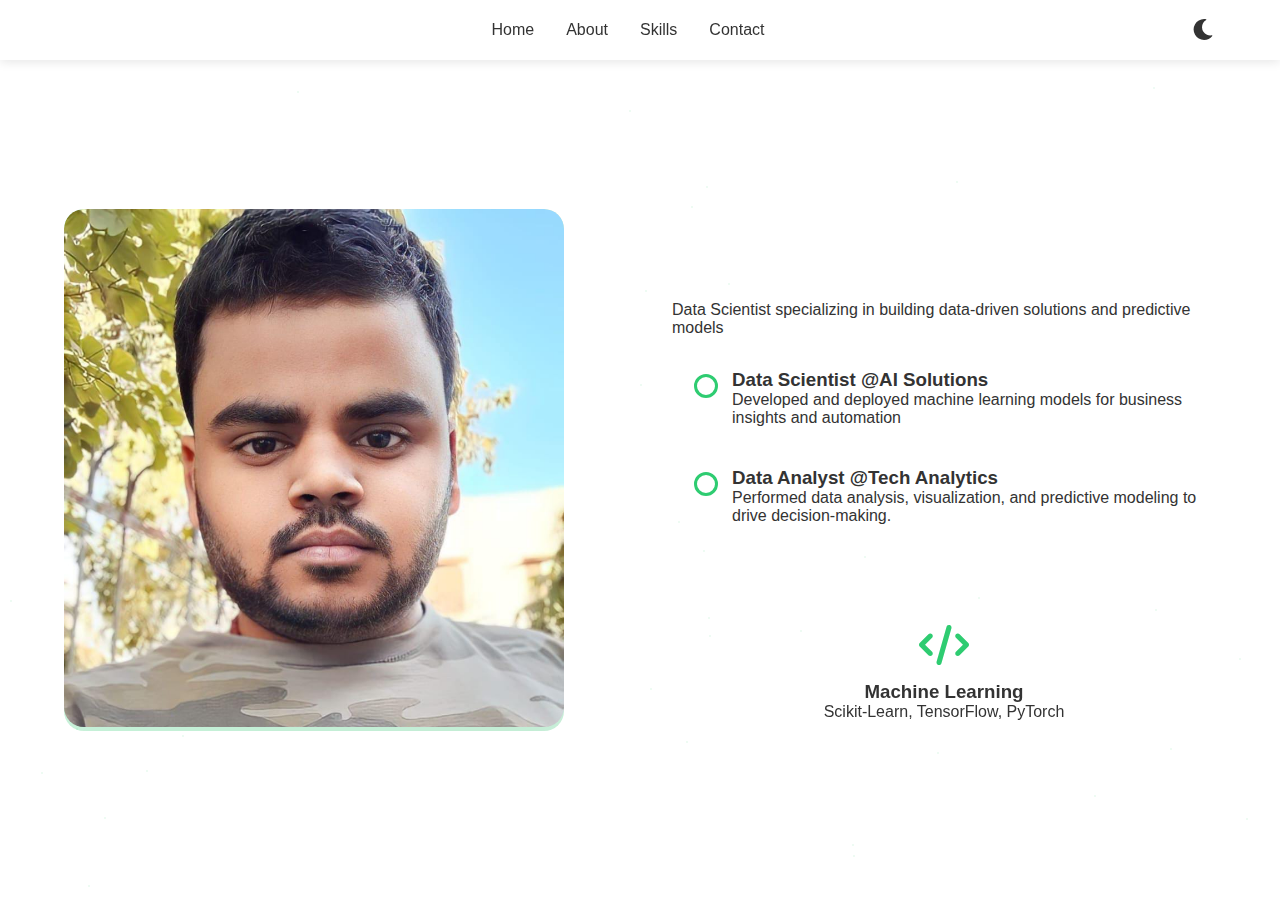
<file: index.html>
<!DOCTYPE html>
<html lang="en">
<head>
    <meta charset="UTF-8">
    <meta name="viewport" content="width=device-width, initial-scale=1.0">
    <title>About Me | Ashish Dubey</title>
    <link rel="stylesheet" href="https://cdnjs.cloudflare.com/ajax/libs/font-awesome/6.0.0/css/all.min.css">
    <style>
        :root {
            --primary-color: #2ecc71;
            --secondary-color: #27ae60;
            --bg-color: #ffffff;
            --text-color: #333333;
            --easing: cubic-bezier(0.4, 0, 0.2, 1);
            --animation-duration: 0.6s;
        }

        .dark-mode {
            --bg-color: #1a1a1a;
            --text-color: #ffffff;
        }

        * {
            margin: 0;
            padding: 0;
            box-sizing: border-box;
            scroll-behavior: smooth;
        }

        body {
            font-family: 'Segoe UI', sans-serif;
            background-color: var(--bg-color);
            color: var(--text-color);
            transition: background-color 0.4s var(--easing);
            overflow-x: hidden;
        }

        /* Header Styles */
        .header {
            position: fixed;
            width: 100%;
            padding: 1rem 5%;
            background: rgba(var(--bg-color), 0.95);
            z-index: 1000;
            box-shadow: 0 2px 10px rgba(0,0,0,0.1);
            backdrop-filter: blur(10px);
        }

        .nav {
            display: flex;
            justify-content: space-between;
            align-items: center;
        }

        .nav-links {
            display: flex;
            gap: 2rem;
            list-style: none;
        }

        .nav-link {
            text-decoration: none;
            color: var(--text-color);
            font-weight: 500;
            transition: color 0.3s var(--easing);
            position: relative;
        }

        .nav-link::after {
            content: '';
            position: absolute;
            bottom: -5px;
            left: 0;
            width: 0;
            height: 2px;
            background: var(--primary-color);
            transition: width 0.3s var(--easing);
        }

        .nav-link:hover::after {
            width: 100%;
        }

        /* About Section Styles */
        .about-section {
            padding: 120px 5% 80px;
            min-height: 100vh;
            display: flex;
            align-items: center;
            position: relative;
            overflow: hidden;
        }

        .about-container {
            max-width: 1200px;
            margin: 0 auto;
            display: grid;
            grid-template-columns: 1fr 1fr;
            gap: 4rem;
            align-items: center;
        }

        .about-image {
            position: relative;
            max-width: 500px;
            border-radius: 20px;
            overflow: hidden;
            transform: translateY(0);
            animation: float 6s var(--easing) infinite;
        }

        @keyframes float {
            0%, 100% { transform: translateY(0); }
            50% { transform: translateY(-30px); }
        }

        .about-image img {
            width: 100%;
            height: auto;
            border-radius: 20px;
            position: relative;
            z-index: 1;
        }

        .about-image::after {
            content: '';
            position: absolute;
            width: 120%;
            height: 120%;
            top: -10%;
            left: -10%;
            background: linear-gradient(45deg, 
                var(--primary-color), 
                var(--secondary-color));
            z-index: 0;
            border-radius: 30px;
            filter: blur(40px);
            opacity: 0.3;
            animation: pulse 4s infinite;
        }

        @keyframes pulse {
            0%, 100% { opacity: 0.2; }
            50% { opacity: 0.4; }
        }

        .about-content {
            position: relative;
            z-index: 1;
        }

        .section-title {
            font-size: 3.5rem;
            margin-bottom: 2rem;
            position: relative;
            overflow: hidden;
        }

        .section-title span {
            display: inline-block;
            transform: translateY(100%);
            opacity: 0;
            animation: slideUp 0.6s var(--easing) forwards;
        }

        @keyframes slideUp {
            to {
                transform: translateY(0);
                opacity: 1;
            }
        }

        .section-title::after {
            content: '';
            display: block;
            width: 60px;
            height: 4px;
            background: var(--primary-color);
            margin: 1rem 0;
            transform: scaleX(0);
            transform-origin: left;
            animation: growLine 1s var(--easing) forwards;
            animation-delay: 0.8s;
        }

        @keyframes growLine {
            to { transform: scaleX(1); }
        }

        .timeline {
            position: relative;
            padding-left: 30px;
            margin-top: 2rem;
        }

        .timeline::before {
            content: '';
            position: absolute;
            left: 6px;
            top: 10px;
            height: 90%;
            width: 2px;
            background: var(--primary-color);
            transform: scaleY(0);
            transform-origin: top;
            animation: drawLine 1s var(--easing) forwards;
            animation-delay: 1s;
        }

        @keyframes drawLine {
            to { transform: scaleY(1); }
        }

        .timeline-item {
            position: relative;
            margin-bottom: 2.5rem;
            padding-left: 30px;
            opacity: 0;
            transform: translateX(-50px);
            transition: all 0.6s var(--easing);
        }

        .timeline-item.visible {
            opacity: 1;
            transform: translateX(0);
        }

        .timeline-item::before {
            content: '';
            position: absolute;
            left: -8px;
            top: 5px;
            width: 18px;
            height: 18px;
            background: var(--bg-color);
            border: 3px solid var(--primary-color);
            border-radius: 50%;
            animation: pulse 2s infinite;
        }

        .timeline-date {
            display: block;
            color: var(--primary-color);
            font-weight: 600;
            margin-bottom: 0.5rem;
        }

        .skills-grid {
            display: grid;
            grid-template-columns: repeat(auto-fit, minmax(200px, 1fr));
            gap: 2rem;
            margin-top: 3rem;
        }

        .skill-card {
            perspective: 1000px;
            position: relative;
            min-height: 200px;
        }

        .skill-card-inner {
            position: relative;
            width: 100%;
            height: 100%;
            transition: transform 0.6s;
            transform-style: preserve-3d;
            border-radius: 15px;
            overflow: hidden;
        }

        .skill-card:hover .skill-card-inner {
            transform: rotateY(180deg);
        }

        .skill-card-front,
        .skill-card-back {
            position: absolute;
            width: 100%;
            height: 100%;
            backface-visibility: hidden;
            padding: 2rem;
            display: flex;
            flex-direction: column;
            align-items: center;
            justify-content: center;
        }

        .skill-card-front {
            background: rgba(var(--primary-color), 0.1);
        }

        .skill-card-back {
            background: var(--primary-color);
            color: white;
            transform: rotateY(180deg);
        }

        .skill-icon {
            font-size: 2.5rem;
            color: var(--primary-color);
            margin-bottom: 1rem;
            transition: transform 0.3s var(--easing);
        }

        .skill-card:hover .skill-icon {
            transform: scale(1.2);
        }

        /* Responsive Design */
        @media (max-width: 768px) {
            .about-container {
                grid-template-columns: 1fr;
                text-align: center;
            }

            .section-title {
                font-size: 2.5rem;
            }

            .timeline {
                padding-left: 0;
            }

            .timeline::before {
                display: none;
            }

            .timeline-item {
                padding-left: 0;
                text-align: left;
            }

            .timeline-item::before {
                display: none;
            }
        }

        /* Dark Mode Toggle */
        .theme-toggle {
            background: none;
            border: none;
            cursor: pointer;
            font-size: 1.5rem;
            color: var(--text-color);
            transition: transform 0.3s var(--easing);
        }

        .theme-toggle:hover {
            transform: rotate(180deg);
        }

        /* Particle Background */
        .particles {
            position: absolute;
            width: 100%;
            height: 100%;
            top: 0;
            left: 0;
            z-index: -1;
            opacity: 0.1;
        }
    </style>
</head>
<body>
    <header class="header">
        <nav class="nav">
            <h1 class="logo"></h1>
            <ul class="nav-links">
                <li><a href="index.html" class="nav-link">Home</a></li>
                <li><a href="about.html" class="nav-link active">About</a></li>
                <li><a href="skill.html" class="nav-link">Skills</a></li>
                <li><a href="contact.html" class="nav-link">Contact</a></li>
            </ul>
            <button class="theme-toggle" id="theme-toggle">
                <i class="fas fa-moon"></i>
            </button>
        </nav>
    </header>

    <main>
        <section class="about-section">
            <div class="particles"></div>
            
            <div class="about-container">
                <div class="about-image">
                    <img src="pho.jpg" alt="About Me" loading="lazy">
                </div>
                
                <div class="about-content">
                    <h2 class="section-title">
                        <span>A</span><span>b</span><span>o</span><span>u</span><span>t</span> 
                        <span>M</span><span>e</span>
                    </h2>
                    
                    <p class="about-text">
                        Data Scientist specializing in building data-driven solutions and predictive models
                    </p>

                    <div class="timeline">
                        <div class="timeline-item">
                            <span class="timeline-date"></span>
                            <h3>Data Scientist @AI Solutions</h3>
                            <p>Developed and deployed machine learning models for business insights and automation</p>
                        </div>
                        <div class="timeline-item">
                            <span class="timeline-date"></span>
                            <h3>Data Analyst @Tech Analytics</h3>
                            <p>Performed data analysis, visualization, and predictive modeling to drive decision-making.</p>
                        </div>
                    </div>

                    <div class="skills-grid">
                        <div class="skill-card">
                            <div class="skill-card-inner">
                                <div class="skill-card-front">
                                    <i class="fas fa-code skill-icon"></i>
                                    <h3>Machine Learning</h3>
                                    <p>Scikit-Learn, TensorFlow, PyTorch</p>
                                </div>
                                <div class="skill-card-back">
                                    <h3>Proficiency</h3>
                                    <div class="skill-progress">
                                        <div class="progress-bar" style="width: 90%"></div>
                                    </div>
                                    <p>3+ month experience</p>
                                </div>
                            </div>
                        </div>
                        
                        <!-- Add more skill cards -->
                    </div>
                </div>
            </div>
        </section>
    </main>

    <script>
        // Dark Mode Toggle
        const themeToggle = document.getElementById('theme-toggle');
        document.body.classList.toggle('dark-mode', localStorage.getItem('darkMode') === 'enabled');

        themeToggle.addEventListener('click', () => {
            document.body.classList.toggle('dark-mode');
            localStorage.setItem('darkMode', 
                document.body.classList.contains('dark-mode') ? 'enabled' : 'disabled');
            themeToggle.querySelector('i').classList.toggle('fa-sun');
        });

        // Intersection Observer for animations
        const observer = new IntersectionObserver((entries) => {
            entries.forEach(entry => {
                if (entry.isIntersecting) {
                    entry.target.classList.add('visible');
                }
            });
        }, { threshold: 0.15 });

        document.querySelectorAll('.timeline-item, .skill-card').forEach(el => {
            observer.observe(el);
        });

        // Random particles animation
        function createParticles() {
            const particles = document.querySelector('.particles');
            for (let i = 0; i < 50; i++) {
                const particle = document.createElement('div');
                particle.style.cssText = `
                    position: absolute;
                    width: 2px;
                    height: 2px;
                    background: var(--primary-color);
                    border-radius: 50%;
                    left: ${Math.random() * 100}%;
                    top: ${Math.random() * 100}%;
                    animation: particle ${5 + Math.random() * 5}s linear infinite;
                `;
                particles.appendChild(particle);
            }
        }

        // Initialize animations
        document.addEventListener('DOMContentLoaded', () => {
            createParticles();
            
            // Stagger timeline animations
            document.querySelectorAll('.timeline-item').forEach((item, index) => {
                item.style.transitionDelay = `${index * 0.2}s`;
            });

            // 3D card hover effect
            document.querySelectorAll('.skill-card').forEach(card => {
                card.addEventListener('mousemove', (e) => {
                    const rect = card.getBoundingClientRect();
                    const x = e.clientX - rect.left;
                    const y = e.clientY - rect.top;
                    card.style.transform = `
                        rotate3d(
                            ${(y - rect.height/2) / 15}, 
                            ${-(x - rect.width/2) / 15}, 
                            0, 
                            10deg
                        )
                    `;
                });

                card.addEventListener('mouseleave', () => {
                    card.style.transform = 'rotate3d(0, 0, 0, 0)';
                });
            });
        });
    </script>
</body>
</html>
</file>
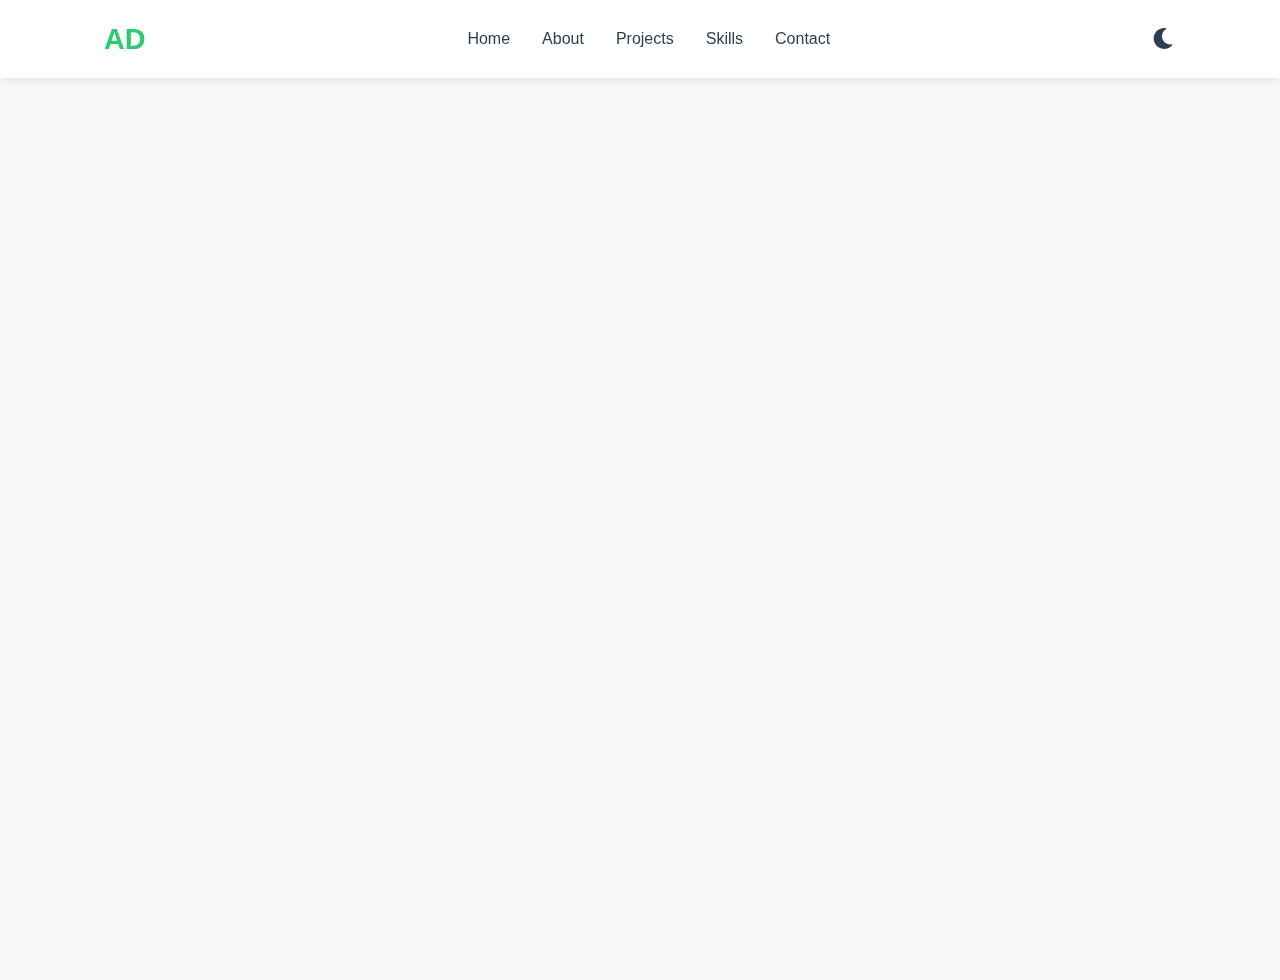
<file: about.html>
<!DOCTYPE html>
<html lang="en">
<head>
    <meta charset="UTF-8">
    <meta name="viewport" content="width=device-width, initial-scale=1.0">
    <title>Ashish Dubey - Portfolio</title>
    <link rel="stylesheet" href="https://cdnjs.cloudflare.com/ajax/libs/font-awesome/6.0.0/css/all.min.css">
    <style>
        :root {
            --primary-color: #2ecc71;
            --secondary-color: #27ae60;
            --background-light: #f8f9fa;
            --text-dark: #2c3e50;
            --text-light: #ecf0f1;
            --dark-bg: #1a1a1a;
            --transition: all 0.3s ease;
        }

        * {
            margin: 0;
            padding: 0;
            box-sizing: border-box;
        }

        body {
            font-family: 'Segoe UI', sans-serif;
            background-color: var(--background-light);
            color: var(--text-dark);
            transition: var(--transition);
            line-height: 1.6;
        }

        body.dark-mode {
            background-color: var(--dark-bg);
            color: var(--text-light);
        }

        /* Header Styles */
        .header {
            position: fixed;
            width: 100%;
            top: 0;
            z-index: 1000;
            background: rgba(255, 255, 255, 0.95);
            box-shadow: 0 2px 10px rgba(0,0,0,0.1);
        }

        .dark-mode .header {
            background: rgba(26, 26, 26, 0.95);
        }

        .nav {
            display: flex;
            justify-content: space-between;
            align-items: center;
            padding: 1rem 5%;
            max-width: 1200px;
            margin: 0 auto;
        }

        .logo {
            font-size: 1.8rem;
            font-weight: 700;
            color: var(--primary-color);
        }

        .nav-links {
            display: flex;
            gap: 2rem;
            list-style: none;
        }

        .nav-link {
            text-decoration: none;
            color: inherit;
            font-weight: 500;
            transition: var(--transition);
            position: relative;
        }

        .nav-link:hover {
            color: var(--primary-color);
        }

        .nav-link::after {
            content: '';
            position: absolute;
            bottom: -5px;
            left: 0;
            width: 0;
            height: 2px;
            background: var(--primary-color);
            transition: var(--transition);
        }

        .nav-link:hover::after {
            width: 100%;
        }

        /* Hero Section */
        .hero {
            display: flex;
            justify-content: space-between;
            align-items: center;
            min-height: 100vh;
            padding: 0 5%;
            margin-top: 80px;
        }

        .hero-content {
            max-width: 600px;
            opacity: 0;
            transform: translateX(-50px);
            animation: slideInLeft 0.8s forwards;
            animation-delay: 0.3s;
        }

        .profile-img {
            width: 400px;
            height: 400px;
            border-radius: 50%;
            object-fit: cover;
            box-shadow: 0 10px 30px rgba(0,0,0,0.2);
            opacity: 0;
            transform: translateX(50px);
            animation: slideInRight 0.8s forwards;
            animation-delay: 0.3s;
        }

        .hero-title {
            font-size: 3.5rem;
            margin-bottom: 1rem;
            color: var(--primary-color);
        }

        .hero-subtitle {
            font-size: 1.5rem;
            margin-bottom: 1.5rem;
            color: var(--text-dark);
        }

        .dark-mode .hero-subtitle {
            color: var(--text-light);
        }

        /* Sections Common Styles */
        section {
            padding: 5rem 5%;
            min-height: 100vh;
            display: flex;
            align-items: center;
        }

        .section-title {
            font-size: 2.5rem;
            margin-bottom: 3rem;
            color: var(--primary-color);
            text-align: center;
        }

        /* Projects Section */
        .projects-grid {
            display: grid;
            grid-template-columns: repeat(auto-fit, minmax(300px, 1fr));
            gap: 2rem;
            width: 100%;
        }

        .project-card {
            background: white;
            border-radius: 10px;
            padding: 1.5rem;
            box-shadow: 0 5px 15px rgba(0,0,0,0.1);
            transition: var(--transition);
            opacity: 0;
            transform: translateY(50px);
        }

        .dark-mode .project-card {
            background: #2a2a2a;
        }

        .project-card.visible {
            opacity: 1;
            transform: translateY(0);
        }

        .project-card:hover {
            transform: translateY(-5px);
            box-shadow: 0 10px 20px rgba(0,0,0,0.2);
        }

        .project-image {
            width: 100%;
            height: 200px;
            border-radius: 8px;
            object-fit: cover;
            margin-bottom: 1rem;
        }

        /* Skills Section */
        .skills-container {
            display: grid;
            grid-template-columns: repeat(auto-fit, minmax(250px, 1fr));
            gap: 2rem;
            width: 100%;
        }

        .skill-item {
            background: white;
            padding: 1.5rem;
            border-radius: 10px;
            box-shadow: 0 5px 15px rgba(0,0,0,0.1);
            opacity: 0;
            transform: translateY(50px);
        }

        .dark-mode .skill-item {
            background: #2a2a2a;
        }

        .skill-item.visible {
            opacity: 1;
            transform: translateY(0);
        }

        .skill-bar {
            height: 8px;
            background: #eee;
            border-radius: 4px;
            margin-top: 1rem;
            overflow: hidden;
        }

        .skill-progress {
            height: 100%;
            background: var(--primary-color);
            width: 0;
            transition: width 1s ease;
        }

        /* Contact Section */
        .contact-form {
            max-width: 600px;
            margin: 0 auto;
            width: 100%;
        }

        .form-group {
            margin-bottom: 1.5rem;
        }

        input, textarea {
            width: 100%;
            padding: 0.8rem;
            border: 2px solid #ddd;
            border-radius: 8px;
            font-size: 1rem;
            transition: var(--transition);
        }

        input:focus, textarea:focus {
            border-color: var(--primary-color);
            outline: none;
        }

        .submit-btn {
            background: var(--primary-color);
            color: white;
            padding: 1rem 2rem;
            border: none;
            border-radius: 8px;
            font-size: 1rem;
            cursor: pointer;
            transition: var(--transition);
        }

        .submit-btn:hover {
            background: var(--secondary-color);
        }

        /* Animations */
        @keyframes slideInLeft {
            from {
                opacity: 0;
                transform: translateX(-50px);
            }
            to {
                opacity: 1;
                transform: translateX(0);
            }
        }

        @keyframes slideInRight {
            from {
                opacity: 0;
                transform: translateX(50px);
            }
            to {
                opacity: 1;
                transform: translateX(0);
            }
        }

        .slide-up {
            opacity: 0;
            transform: translateY(50px);
            transition: opacity 0.6s ease, transform 0.6s ease;
        }

        .slide-up.visible {
            opacity: 1;
            transform: translateY(0);
        }

        /* Theme Toggle */
        .theme-toggle {
            background: none;
            border: none;
            cursor: pointer;
            font-size: 1.5rem;
            color: inherit;
            transition: var(--transition);
        }

        /* Responsive Design */
        @media (max-width: 768px) {
            .hero {
                flex-direction: column;
                text-align: center;
                padding-top: 100px;
            }

            .profile-img {
                width: 250px;
                height: 250px;
                margin-top: 2rem;
            }

            .nav-links {
                display: none;
            }

            .hamburger {
                display: block;
            }

            .section-title {
                font-size: 2rem;
            }
        }
    </style>
</head>
<body>
    <header class="header">
        <nav class="nav">
            <h1 class="logo">AD</h1>
            <ul class="nav-links">
                <li><a href="index.html" class="nav-link">Home</a></li>
                <li><a href="about.html" class="nav-link">About</a></li>
                <li><a href="#projects" class="nav-link">Projects</a></li>
                <li><a href="skill.html" class="nav-link">Skills</a></li>
                <li><a href="contact.html" class="nav-link">Contact</a></li>
            </ul>
            <button class="theme-toggle" id="theme-toggle">
                <i class="fas fa-moon"></i>
            </button>
        </nav>
    </header>

    <section id="home" class="hero">
        <div class="hero-content">
            <h1 class="hero-title">Hi, I'm Ashish Dubey</h1>
            <p class="hero-subtitle">Data Scientist</p>
            <p class="hero-bio">Passionate about uncovering insights from data and building AI-powered solutions</p>
        </div>
        <img src="pho.jpg" alt="John Doe" class="profile-img">
    </section>

    <script>
        // Dark Mode Toggle
        const themeToggle = document.getElementById('theme-toggle');
        const body = document.body;

        themeToggle.addEventListener('click', () => {
            body.classList.toggle('dark-mode');
            themeToggle.querySelector('i').classList.toggle('fa-sun');
        });

        // Smooth Scroll
        document.querySelectorAll('a[href^="#"]').forEach(anchor => {
            anchor.addEventListener('click', function (e) {
                e.preventDefault();
                document.querySelector(this.getAttribute('href')).scrollIntoView({
                    behavior: 'smooth'
                });
            });
        });

        // Intersection Observer for Scroll Animations
        const observer = new IntersectionObserver((entries) => {
            entries.forEach(entry => {
                if (entry.isIntersecting) {
                    entry.target.classList.add('visible');
                    if (entry.target.querySelector('.skill-progress')) {
                        const progress = entry.target.querySelector('.skill-progress');
                        progress.style.width = progress.dataset.progress;
                    }
                }
            });
        }, { threshold: 0.1 });

        document.querySelectorAll('.slide-up').forEach(el => observer.observe(el));

        // Form Submission
        const form = document.querySelector('.contact-form');
        form.addEventListener('submit', (e) => {
            e.preventDefault();
            alert('Thank you for your message! I will respond shortly.');
            form.reset();
        });

        // Mobile Menu Toggle
        const hamburger = document.createElement('div');
        hamburger.className = 'hamburger';
        hamburger.innerHTML = '<i class="fas fa-bars"></i>';
        document.querySelector('.nav').appendChild(hamburger);

        hamburger.addEventListener('click', () => {
            document.querySelector('.nav-links').classList.toggle('active');
        });
    </script>
</body>
</html>
</file>
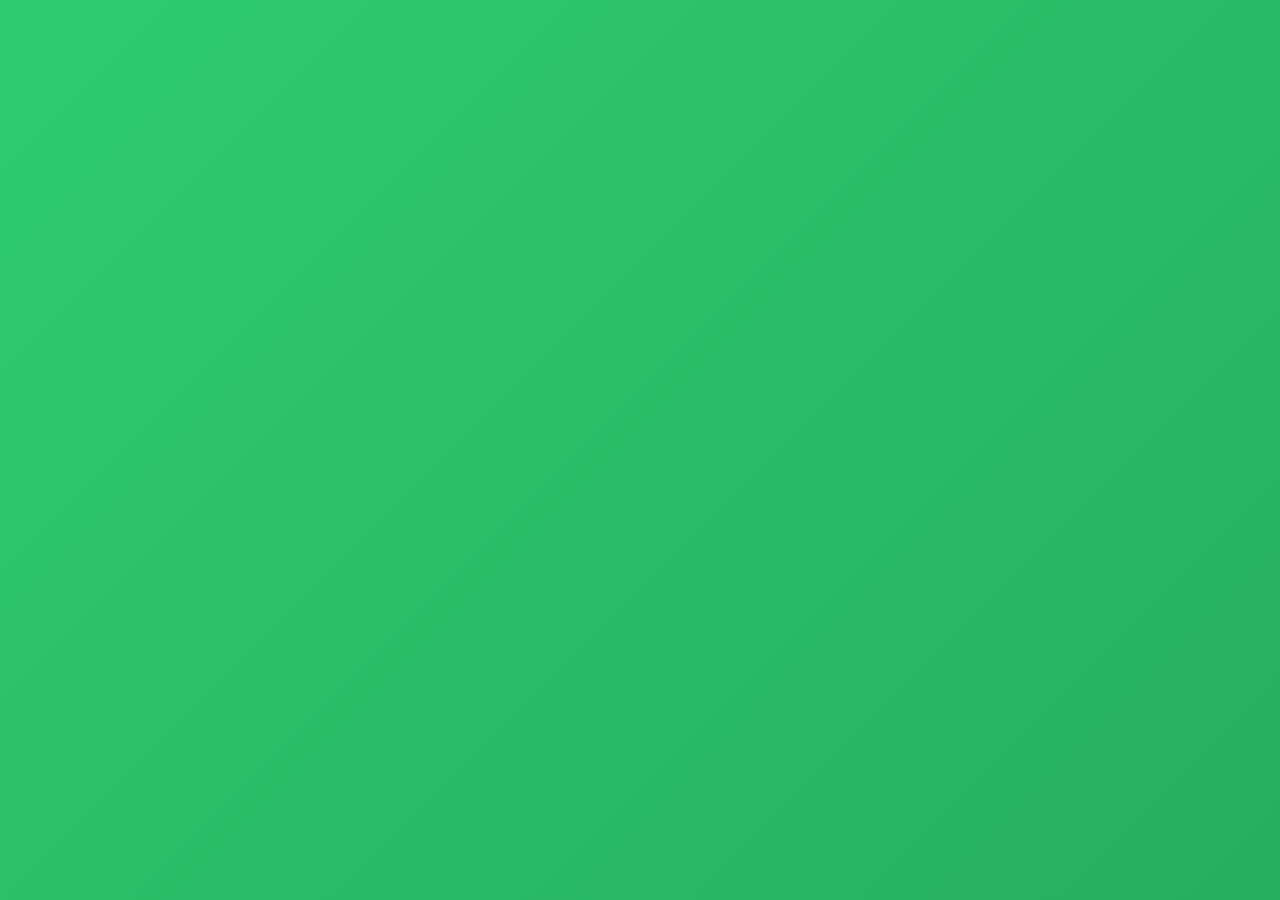
<file: contact.html>
<!DOCTYPE html>
<html lang="en">
<head>
    <meta charset="UTF-8">
    <meta name="viewport" content="width=device-width, initial-scale=1.0">
    <title>Contact Form</title>
    <link rel="stylesheet" href="https://cdnjs.cloudflare.com/ajax/libs/font-awesome/6.0.0/css/all.min.css">
    <style>
        :root {
            --primary-color: #2ecc71;
            --secondary-color: #27ae60;
            --background-light: #f8f9fa;
            --text-dark: #2c3e50;
            --text-light: #ecf0f1;
            --dark-bg: #1a1a1a;
            --transition: all 0.3s cubic-bezier(0.4, 0, 0.2, 1);
        }

        * {
            margin: 0;
            padding: 0;
            box-sizing: border-box;
        }

        body {
            font-family: 'Segoe UI', sans-serif;
            background: linear-gradient(135deg, var(--primary-color), var(--secondary-color));
            min-height: 100vh;
            display: flex;
            justify-content: center;
            align-items: center;
            padding: 2rem;
        }

        .contact-container {
            background: rgba(255, 255, 255, 0.95);
            padding: 2.5rem;
            border-radius: 20px;
            box-shadow: 0 10px 30px rgba(0,0,0,0.1);
            width: 100%;
            max-width: 600px;
            transform: translateY(50px);
            opacity: 0;
            animation: slideUp 0.8s forwards;
            position: relative;
            overflow: hidden;
        }

        @keyframes slideUp {
            to {
                opacity: 1;
                transform: translateY(0);
            }
        }

        .contact-container::before {
            content: '';
            position: absolute;
            top: -50%;
            left: -50%;
            width: 200%;
            height: 200%;
            background: linear-gradient(45deg, transparent, rgba(255,255,255,0.1), transparent);
            transform: rotate(45deg);
            animation: shine 4s infinite;
        }

        @keyframes shine {
            0% { transform: rotate(45deg) translateX(-200%); }
            100% { transform: rotate(45deg) translateX(200%); }
        }

        .form-title {
            text-align: center;
            margin-bottom: 2rem;
            color: var(--text-dark);
            position: relative;
        }

        .form-title::after {
            content: '';
            position: absolute;
            bottom: -10px;
            left: 50%;
            transform: translateX(-50%);
            width: 60px;
            height: 3px;
            background: var(--primary-color);
        }

        .contact-form {
            display: flex;
            flex-direction: column;
            gap: 1.5rem;
        }

        .form-group {
            position: relative;
        }

        .form-input {
            width: 100%;
            padding: 1rem;
            border: 2px solid #eee;
            border-radius: 8px;
            font-size: 1rem;
            transition: var(--transition);
            background: rgba(255,255,255,0.9);
        }

        .form-input:focus {
            border-color: var(--primary-color);
            outline: none;
            box-shadow: 0 0 10px rgba(46, 204, 113, 0.2);
        }

        .form-label {
            position: absolute;
            left: 1rem;
            top: 1rem;
            padding: 0 0.5rem;
            background: white;
            color: #666;
            pointer-events: none;
            transition: var(--transition);
        }

        .form-input:focus ~ .form-label,
        .form-input:not(:placeholder-shown) ~ .form-label {
            top: -0.6rem;
            font-size: 0.8rem;
            color: var(--primary-color);
        }

        .submit-btn {
            background: var(--primary-color);
            color: white;
            padding: 1rem 2rem;
            border: none;
            border-radius: 8px;
            font-size: 1rem;
            cursor: pointer;
            transition: var(--transition);
            position: relative;
            overflow: hidden;
        }

        .submit-btn:hover {
            background: var(--secondary-color);
            transform: translateY(-2px);
            box-shadow: 0 5px 15px rgba(0,0,0,0.2);
        }

        .submit-btn:active {
            transform: translateY(0);
        }

        .loading {
            display: none;
            position: absolute;
            top: 50%;
            left: 50%;
            transform: translate(-50%, -50%);
        }

        .success-message {
            display: none;
            text-align: center;
            color: var(--primary-color);
            font-weight: bold;
            animation: fadeIn 0.5s;
        }

        @keyframes fadeIn {
            from { opacity: 0; }
            to { opacity: 1; }
        }

        @media (max-width: 768px) {
            .contact-container {
                padding: 1.5rem;
            }
        }
    </style>
</head>
<body>
    <div class="contact-container">
        <h2 class="form-title">Get in Touch</h2>
        <form class="contact-form" action="https://formspree.io/f/mblgrgqb" method="POST" id="contactForm">
            <div class="form-group">
                <input type="text" class="form-input" name="name" placeholder=" " required>
                <label class="form-label">Full Name</label>
            </div>
            
            <div class="form-group">
                <input type="email" class="form-input" name="email" placeholder=" " required>
                <label class="form-label">Email Address</label>
            </div>
            
            <div class="form-group">
                <input type="tel" class="form-input" name="phone" placeholder=" ">
                <label class="form-label">Phone Number (optional)</label>
            </div>
            
            <div class="form-group">
                <textarea class="form-input" name="message" rows="5" placeholder=" " required></textarea>
                <label class="form-label">Your Message</label>
            </div>

            <input type="hidden" name="_next" value="https://yourwebsite.com/thank-you.html">
            <input type="hidden" name="_subject" value="New Contact Form Submission">
            
            <button type="submit" class="submit-btn">
                <span class="btn-text">Send Message</span>
                <div class="loading">
                    <i class="fas fa-spinner fa-spin"></i>
                </div>
            </button>
            
            <div class="success-message">
                Message sent successfully! Redirecting...
            </div>
        </form>
    </div>

    <script>
        // Form Submission Handling
        const form = document.getElementById('contactForm');
        const submitBtn = form.querySelector('.submit-btn');
        const loading = form.querySelector('.loading');
        const successMessage = form.querySelector('.success-message');

        form.addEventListener('submit', async (e) => {
            e.preventDefault();
            
            // Show loading state
            submitBtn.disabled = true;
            loading.style.display = 'block';
            submitBtn.querySelector('.btn-text').style.opacity = '0';

            try {
                const response = await fetch(form.action, {
                    method: 'POST',
                    body: new FormData(form),
                    headers: {
                        'Accept': 'application/json'
                    }
                });

                if (response.ok) {
                    // Show success message
                    successMessage.style.display = 'block';
                    form.reset();
                    
                    // Redirect after 2 seconds
                    setTimeout(() => {
                        window.location.href = 'cv.html'; // Redirect to home
                    }, 2000);
                } else {
                    alert('There was a problem submitting the form. Please try again.');
                }
            } catch (error) {
                alert('There was a network error. Please check your connection.');
            } finally {
                // Reset button state
                submitBtn.disabled = false;
                loading.style.display = 'none';
                submitBtn.querySelector('.btn-text').style.opacity = '1';
            }
        });

        // Input animations
        document.querySelectorAll('.form-input').forEach(input => {
            input.addEventListener('focus', () => {
                input.parentElement.style.transform = 'scale(1.02)';
            });
            
            input.addEventListener('blur', () => {
                input.parentElement.style.transform = 'scale(1)';
            });
        });
    </script>
</body>
</html>
</file>
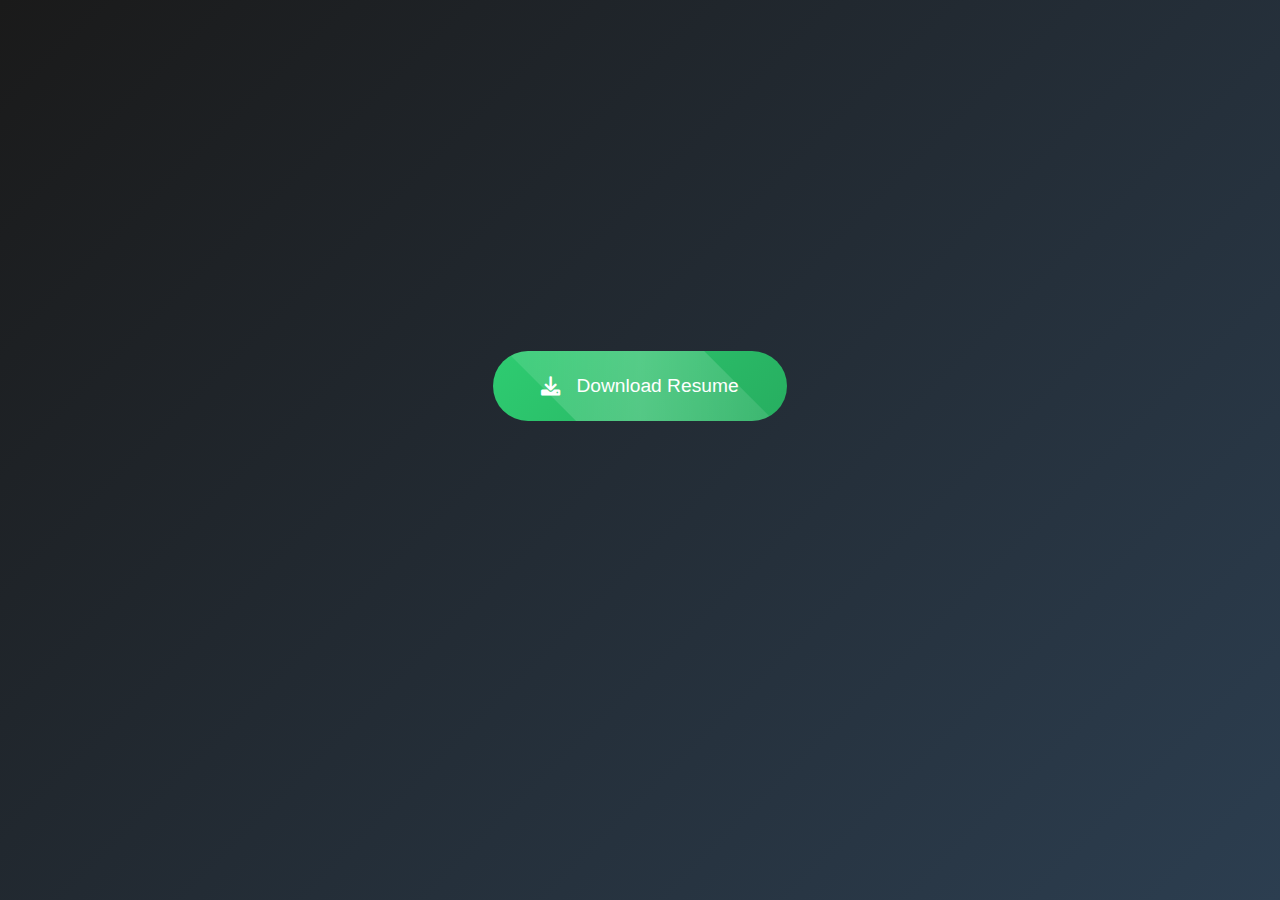
<file: cv.html>
<!DOCTYPE html>
<html lang="en">
<head>
    <meta charset="UTF-8">
    <meta name="viewport" content="width=device-width, initial-scale=1.0">
    <title>Animated Resume Download</title>
    <link rel="stylesheet" href="https://cdnjs.cloudflare.com/ajax/libs/font-awesome/6.0.0/css/all.min.css">
    <style>
        :root {
            --primary-color: #2ecc71;
            --secondary-color: #27ae60;
            --accent-color: #e74c3c;
            --text-dark: #2c3e50;
            --text-light: #ecf0f1;
            --transition: all 0.4s cubic-bezier(0.25, 0.46, 0.45, 0.94);
        }

        * {
            margin: 0;
            padding: 0;
            box-sizing: border-box;
        }

        body {
            font-family: 'Segoe UI', sans-serif;
            background: linear-gradient(135deg, #1a1a1a, #2c3e50);
            min-height: 100vh;
            display: flex;
            flex-direction: column;
            align-items: center;
            justify-content: center;
            overflow-x: hidden;
            color: var(--text-light);
        }

        /* Floating Animation */
        @keyframes float {
            0%, 100% { transform: translateY(0); }
            50% { transform: translateY(-20px); }
        }

        .download-wrapper {
            position: relative;
            margin: 2rem 0;
            animation: float 4s ease-in-out infinite;
        }

        /* Neon Glow Effect */
        @keyframes neonPulse {
            0%, 100% { filter: drop-shadow(0 0 5px var(--primary-color)); }
            50% { filter: drop-shadow(0 0 20px var(--primary-color)); }
        }

        .download-btn {
            background: linear-gradient(135deg, var(--primary-color), var(--secondary-color));
            color: white;
            padding: 1.5rem 3rem;
            border: none;
            border-radius: 50px;
            font-size: 1.2rem;
            cursor: pointer;
            transition: var(--transition);
            display: flex;
            align-items: center;
            gap: 1rem;
            position: relative;
            overflow: hidden;
            animation: neonPulse 2s infinite;
        }

        .download-btn::before {
            content: '';
            position: absolute;
            top: -50%;
            left: -50%;
            width: 200%;
            height: 200%;
            background: linear-gradient(45deg, 
                transparent, 
                rgba(255,255,255,0.2), 
                transparent);
            transform: rotate(45deg);
            animation: shine 3s infinite;
        }

        @keyframes shine {
            0% { transform: rotate(45deg) translateX(-200%); }
            100% { transform: rotate(45deg) translateX(200%); }
        }

        .download-btn:hover {
            transform: scale(1.05) rotate(-2deg);
            box-shadow: 0 10px 30px rgba(46, 204, 113, 0.4);
        }

        .download-btn i {
            transition: transform 0.3s ease;
        }

        .download-btn:hover i {
            transform: translateY(-3px) rotate(10deg);
        }

        /* Particle Animation */
        .particles {
            position: fixed;
            width: 100%;
            height: 100%;
            pointer-events: none;
        }

        .particle {
            position: absolute;
            background: radial-gradient(var(--primary-color), transparent);
            border-radius: 50%;
            animation: particleFloat linear infinite;
        }

        @keyframes particleFloat {
            to { transform: translateY(-100vh) rotate(360deg); }
        }

        /* Confetti Animation */
        .confetti {
            position: absolute;
            width: 10px;
            height: 10px;
            background: var(--accent-color);
            animation: confettiFall 2s ease-out;
        }

        @keyframes confettiFall {
            0% { transform: translateY(-100vh) rotate(0deg); }
            100% { transform: translateY(100vh) rotate(720deg); }
        }

        /* Enhanced Resume Container */
        .resume-container {
            max-width: 800px;
            width: 90%;
            background: rgba(255, 255, 255, 0.1);
            backdrop-filter: blur(20px);
            border-radius: 30px;
            padding: 2rem;
            margin: 2rem 0;
            box-shadow: 0 20px 50px rgba(0,0,0,0.3);
            transform: perspective(1000px) rotateX(10deg) scale(0.95);
            opacity: 0;
            animation: containerEntrance 1s forwards;
        }

        @keyframes containerEntrance {
            to {
                opacity: 1;
                transform: perspective(1000px) rotateX(0) scale(1);
            }
        }

        /* Hover Effect for Resume Sections */
        .resume-section {
            transition: var(--transition);
            padding: 1.5rem;
            border-radius: 15px;
            margin-bottom: 1.5rem;
            background: linear-gradient(45deg, 
                rgba(255,255,255,0.05), 
                transparent);
        }

        .resume-section:hover {
            transform: translateX(20px);
            background: linear-gradient(45deg, 
                rgba(46, 204, 113, 0.1), 
                transparent);
        }

        /* Media Queries */
        @media (max-width: 768px) {
            .download-btn {
                padding: 1.2rem 2rem;
                font-size: 1rem;
            }

            .resume-container {
                transform: none;
                padding: 1.5rem;
            }
        }

        /* Custom Checkmark Animation */
        @keyframes checkmarkDraw {
            to { stroke-dashoffset: 0; }
        }

        .checkmark {
            width: 50px;
            height: 50px;
            stroke: white;
            stroke-width: 2;
            stroke-dasharray: 100;
            stroke-dashoffset: 100;
            animation: checkmarkDraw 0.6s ease-out forwards;
        }
    </style>
</head>
<body>
    <div class="particles" id="particles"></div>
    
    <div class="download-wrapper">
        <button class="download-btn" id="downloadBtn">
            <i class="fas fa-download"></i>
            Download Resume
        </button>
        <a id="realDownload" href="Ashishdubey1.pdf" download hidden></a>
    </div>

    <div class="resume-container">
        <div class="resume-content">
            <!-- Resume content here -->
        </div>
    </div>

    <script>
        // Enhanced Download Button Animation
        const downloadBtn = document.getElementById('downloadBtn');
        const realDownload = document.getElementById('realDownload');
        const particles = document.getElementById('particles');

        function createParticles(e) {
            for(let i = 0; i < 50; i++) {
                const particle = document.createElement('div');
                particle.className = 'particle';
                particle.style.left = e.clientX + 'px';
                particle.style.top = e.clientY + 'px';
                particle.style.width = Math.random() * 5 + 2 + 'px';
                particle.style.height = particle.style.width;
                particle.style.animationDuration = Math.random() * 3 + 2 + 's';
                particles.appendChild(particle);
                
                setTimeout(() => particle.remove(), 3000);
            }
        }

        downloadBtn.addEventListener('click', function(e) {
            // Create particle explosion
            createParticles(e);

            // Create confetti
            for(let i = 0; i < 20; i++) {
                const confetti = document.createElement('div');
                confetti.className = 'confetti';
                confetti.style.left = Math.random() * 100 + '%';
                confetti.style.background = `hsl(${Math.random() * 360}, 70%, 50%)`;
                confetti.style.animationDuration = Math.random() * 1 + 0.5 + 's';
                document.body.appendChild(confetti);
                
                setTimeout(() => confetti.remove(), 2000);
            }

            // Trigger download
            realDownload.click();

            // Show animated checkmark
            const checkmark = document.createElementNS('http://www.w3.org/2000/svg', 'svg');
            checkmark.setAttribute('class', 'checkmark');
            checkmark.setAttribute('viewBox', '0 0 24 24');
            checkmark.innerHTML = '<path d="M20 6L9 17l-5-5"/>';
            
            const notification = document.createElement('div');
            notification.style.cssText = `
                position: fixed;
                top: 50%;
                left: 50%;
                transform: translate(-50%, -50%);
                background: rgba(0,0,0,0.8);
                padding: 2rem;
                border-radius: 20px;
                display: flex;
                flex-direction: column;
                align-items: center;
                gap: 1rem;
                z-index: 1000;
            `;
            
            notification.appendChild(checkmark);
            const text = document.createElement('span');
            text.textContent = 'Download Complete!';
            text.style.color = 'white';
            notification.appendChild(text);
            
            document.body.appendChild(notification);
            
            setTimeout(() => {
                notification.style.opacity = '0';
                setTimeout(() => notification.remove(), 500);
            }, 2000);
        });

        // Add particles on mouse move
        document.addEventListener('mousemove', (e) => {
            if(Math.random() < 0.3) {
                const particle = document.createElement('div');
                particle.className = 'particle';
                particle.style.left = e.clientX + 'px';
                particle.style.top = e.clientY + 'px';
                particle.style.width = Math.random() * 3 + 1 + 'px';
                particle.style.height = particle.style.width;
                particle.style.animationDuration = Math.random() * 5 + 3 + 's';
                particles.appendChild(particle);
                
                setTimeout(() => particle.remove(), 3000);
            }
        });
    </script>
</body>
</html>
</file>
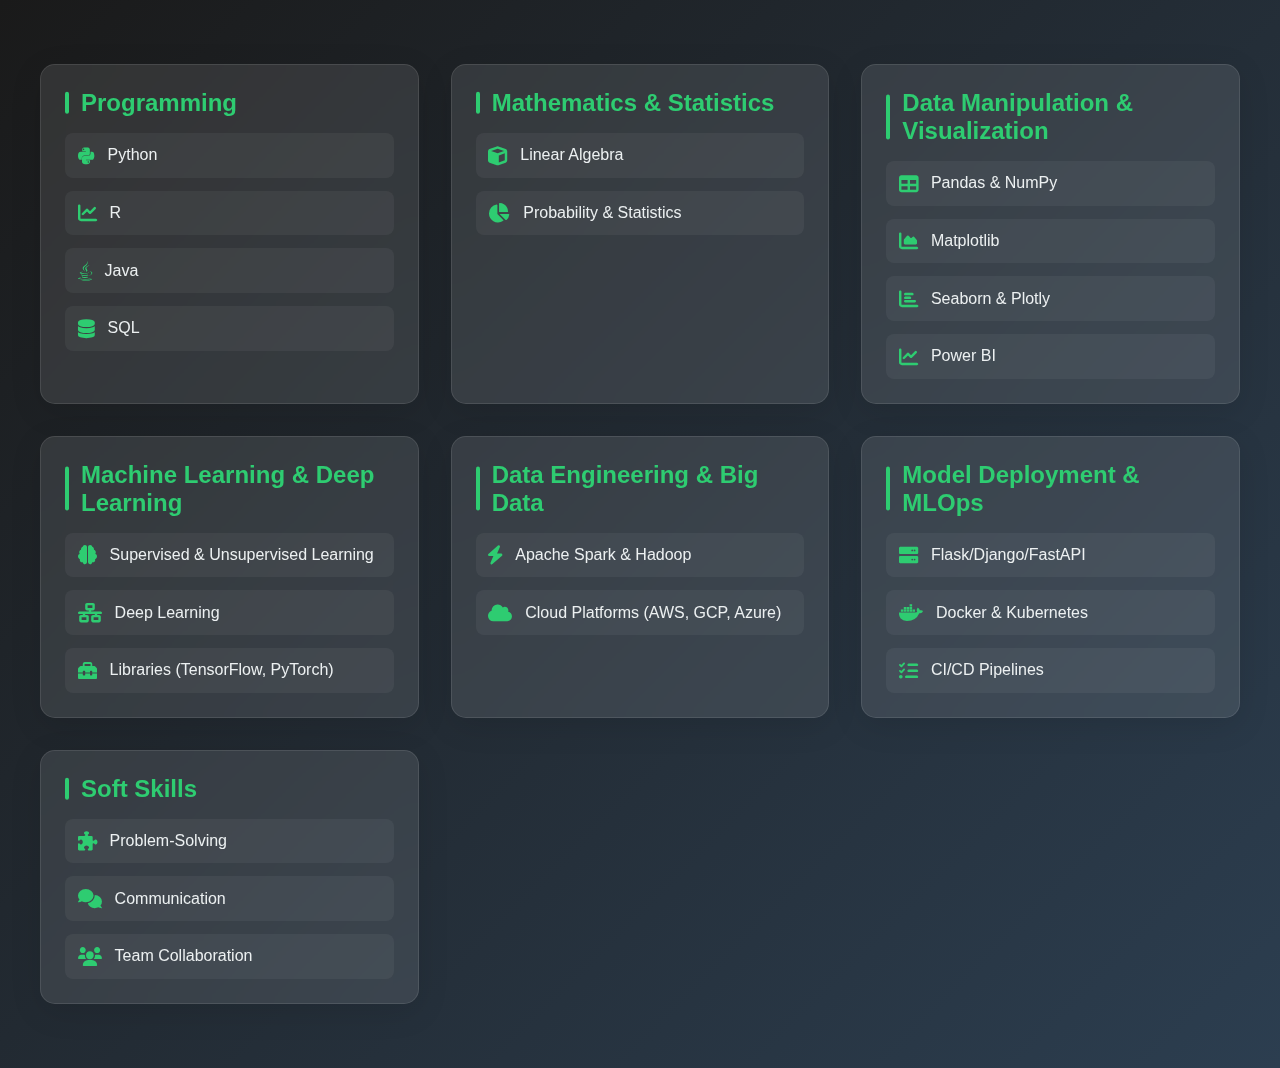
<file: skill.html>
<!DOCTYPE html>
<html lang="en">
<head>
    <meta charset="UTF-8">
    <meta name="viewport" content="width=device-width, initial-scale=1.0">
    <title>Skills - Ashish</title>
    <link rel="stylesheet" href="https://cdnjs.cloudflare.com/ajax/libs/font-awesome/6.0.0/css/all.min.css">
    <style>
        :root {
            --primary-color: #2ecc71;
            --secondary-color: #27ae60;
            --background-light: rgba(255, 255, 255, 0.9);
            --text-dark: #2c3e50;
            --text-light: #ecf0f1;
            --transition: all 0.3s cubic-bezier(0.4, 0, 0.2, 1);
        }

        * {
            margin: 0;
            padding: 0;
            box-sizing: border-box;
        }

        body {
            font-family: 'Segoe UI', sans-serif;
            background: linear-gradient(135deg, #1a1a1a, #2c3e50);
            min-height: 100vh;
            color: var(--text-light);
            padding: 2rem;
        }

        .skills-container {
            max-width: 1200px;
            margin: 0 auto;
            display: grid;
            grid-template-columns: repeat(auto-fit, minmax(300px, 1fr));
            gap: 2rem;
            padding: 2rem 0;
        }

        .skill-card {
            background: rgba(255, 255, 255, 0.1);
            backdrop-filter: blur(10px);
            border-radius: 15px;
            padding: 1.5rem;
            border: 1px solid rgba(255, 255, 255, 0.1);
            transform: translateY(50px);
            opacity: 0;
            transition: var(--transition);
            cursor: pointer;
            box-shadow: 0 8px 32px rgba(0, 0, 0, 0.1);
        }

        .skill-card.visible {
            opacity: 1;
            transform: translateY(0);
        }

        .skill-card:hover {
            transform: translateY(-5px);
            box-shadow: 0 15px 30px rgba(0, 0, 0, 0.2);
        }

        .skill-title {
            font-size: 1.5rem;
            color: var(--primary-color);
            margin-bottom: 1rem;
            position: relative;
            padding-left: 1rem;
        }

        .skill-title::before {
            content: '';
            position: absolute;
            left: 0;
            top: 50%;
            transform: translateY(-50%);
            width: 4px;
            height: 80%;
            background: var(--primary-color);
            border-radius: 2px;
        }

        .skill-items {
            list-style: none;
            display: flex;
            flex-direction: column;
            gap: 0.8rem;
        }

        .skill-item {
            padding: 0.8rem;
            background: rgba(255, 255, 255, 0.05);
            border-radius: 8px;
            transition: var(--transition);
            display: flex;
            align-items: center;
            gap: 0.8rem;
        }

        .skill-item:hover {
            background: rgba(255, 255, 255, 0.1);
            transform: translateX(10px);
        }

        .skill-item i {
            color: var(--primary-color);
            font-size: 1.2rem;
        }

        @keyframes fadeIn {
            from {
                opacity: 0;
                transform: translateY(20px);
            }
            to {
                opacity: 1;
                transform: translateY(0);
            }
        }

        @media (max-width: 768px) {
            .skills-container {
                grid-template-columns: 1fr;
                padding: 1rem;
            }

            .skill-card {
                margin-bottom: 1.5rem;
            }

            .skill-title {
                font-size: 1.3rem;
            }

            .skill-item {
                font-size: 0.9rem;
            }
        }

        @media (max-width: 480px) {
            body {
                padding: 1rem;
            }

            .skill-card {
                padding: 1rem;
            }

            .skill-item {
                flex-direction: column;
                align-items: flex-start;
                gap: 0.5rem;
            }
        }
    </style>
</head>
<body>
    <div class="skills-container">
        <!-- Programming Card -->
        <div class="skill-card">
            <h3 class="skill-title">Programming</h3>
            <ul class="skill-items">
                <li class="skill-item"><i class="fab fa-python"></i>Python</li>
                <li class="skill-item"><i class="fas fa-chart-line"></i>R</li>
                <li class="skill-item"><i class="fab fa-java"></i>Java</li>
                <li class="skill-item"><i class="fas fa-database"></i>SQL</li>
            </ul>
        </div>

        <!-- Mathematics & Statistics Card -->
        <div class="skill-card">
            <h3 class="skill-title">Mathematics & Statistics</h3>
            <ul class="skill-items">
                <li class="skill-item"><i class="fas fa-cube"></i>Linear Algebra</li>
                <li class="skill-item"><i class="fas fa-chart-pie"></i>Probability & Statistics</li>
            </ul>
        </div>

        <!-- Data Manipulation & Visualization Card -->
        <div class="skill-card">
            <h3 class="skill-title">Data Manipulation & Visualization</h3>
            <ul class="skill-items">
                <li class="skill-item"><i class="fas fa-table"></i>Pandas & NumPy</li>
                <li class="skill-item"><i class="fas fa-chart-area"></i>Matplotlib</li>
                <li class="skill-item"><i class="fas fa-chart-bar"></i>Seaborn & Plotly</li>
                <li class="skill-item"><i class="fas fa-chart-line"></i>Power BI</li>
            </ul>
        </div>

        <!-- Machine Learning & Deep Learning Card -->
        <div class="skill-card">
            <h3 class="skill-title">Machine Learning & Deep Learning</h3>
            <ul class="skill-items">
                <li class="skill-item"><i class="fas fa-brain"></i>Supervised & Unsupervised Learning</li>
                <li class="skill-item"><i class="fas fa-network-wired"></i>Deep Learning</li>
                <li class="skill-item"><i class="fas fa-toolbox"></i>Libraries (TensorFlow, PyTorch)</li>
            </ul>
        </div>

        <!-- Data Engineering & Big Data Card -->
        <div class="skill-card">
            <h3 class="skill-title">Data Engineering & Big Data</h3>
            <ul class="skill-items">
                <li class="skill-item"><i class="fas fa-bolt"></i>Apache Spark & Hadoop</li>
                <li class="skill-item"><i class="fas fa-cloud"></i>Cloud Platforms (AWS, GCP, Azure)</li>
            </ul>
        </div>

        <!-- Model Deployment & MLOps Card -->
        <div class="skill-card">
            <h3 class="skill-title">Model Deployment & MLOps</h3>
            <ul class="skill-items">
                <li class="skill-item"><i class="fas fa-server"></i>Flask/Django/FastAPI</li>
                <li class="skill-item"><i class="fab fa-docker"></i>Docker & Kubernetes</li>
                <li class="skill-item"><i class="fas fa-tasks"></i>CI/CD Pipelines</li>
            </ul>
        </div>

        <!-- Soft Skills Card -->
        <div class="skill-card">
            <h3 class="skill-title">Soft Skills</h3>
            <ul class="skill-items">
                <li class="skill-item"><i class="fas fa-puzzle-piece"></i>Problem-Solving</li>
                <li class="skill-item"><i class="fas fa-comments"></i>Communication</li>
                <li class="skill-item"><i class="fas fa-users"></i>Team Collaboration</li>
            </ul>
        </div>
    </div>

    <script>
        // Intersection Observer for scroll animations
        const observer = new IntersectionObserver((entries) => {
            entries.forEach(entry => {
                if (entry.isIntersecting) {
                    entry.target.classList.add('visible');
                }
            });
        }, { threshold: 0.1 });

        document.querySelectorAll('.skill-card').forEach(card => {
            observer.observe(card);
        });

        // Add hover effect to cards
        document.querySelectorAll('.skill-card').forEach(card => {
            card.addEventListener('mouseenter', () => {
                card.style.transform = 'translateY(-5px)';
            });
            
            card.addEventListener('mouseleave', () => {
                card.style.transform = 'translateY(0)';
            });
        });
    </script>
</body>
</html>
</file>
